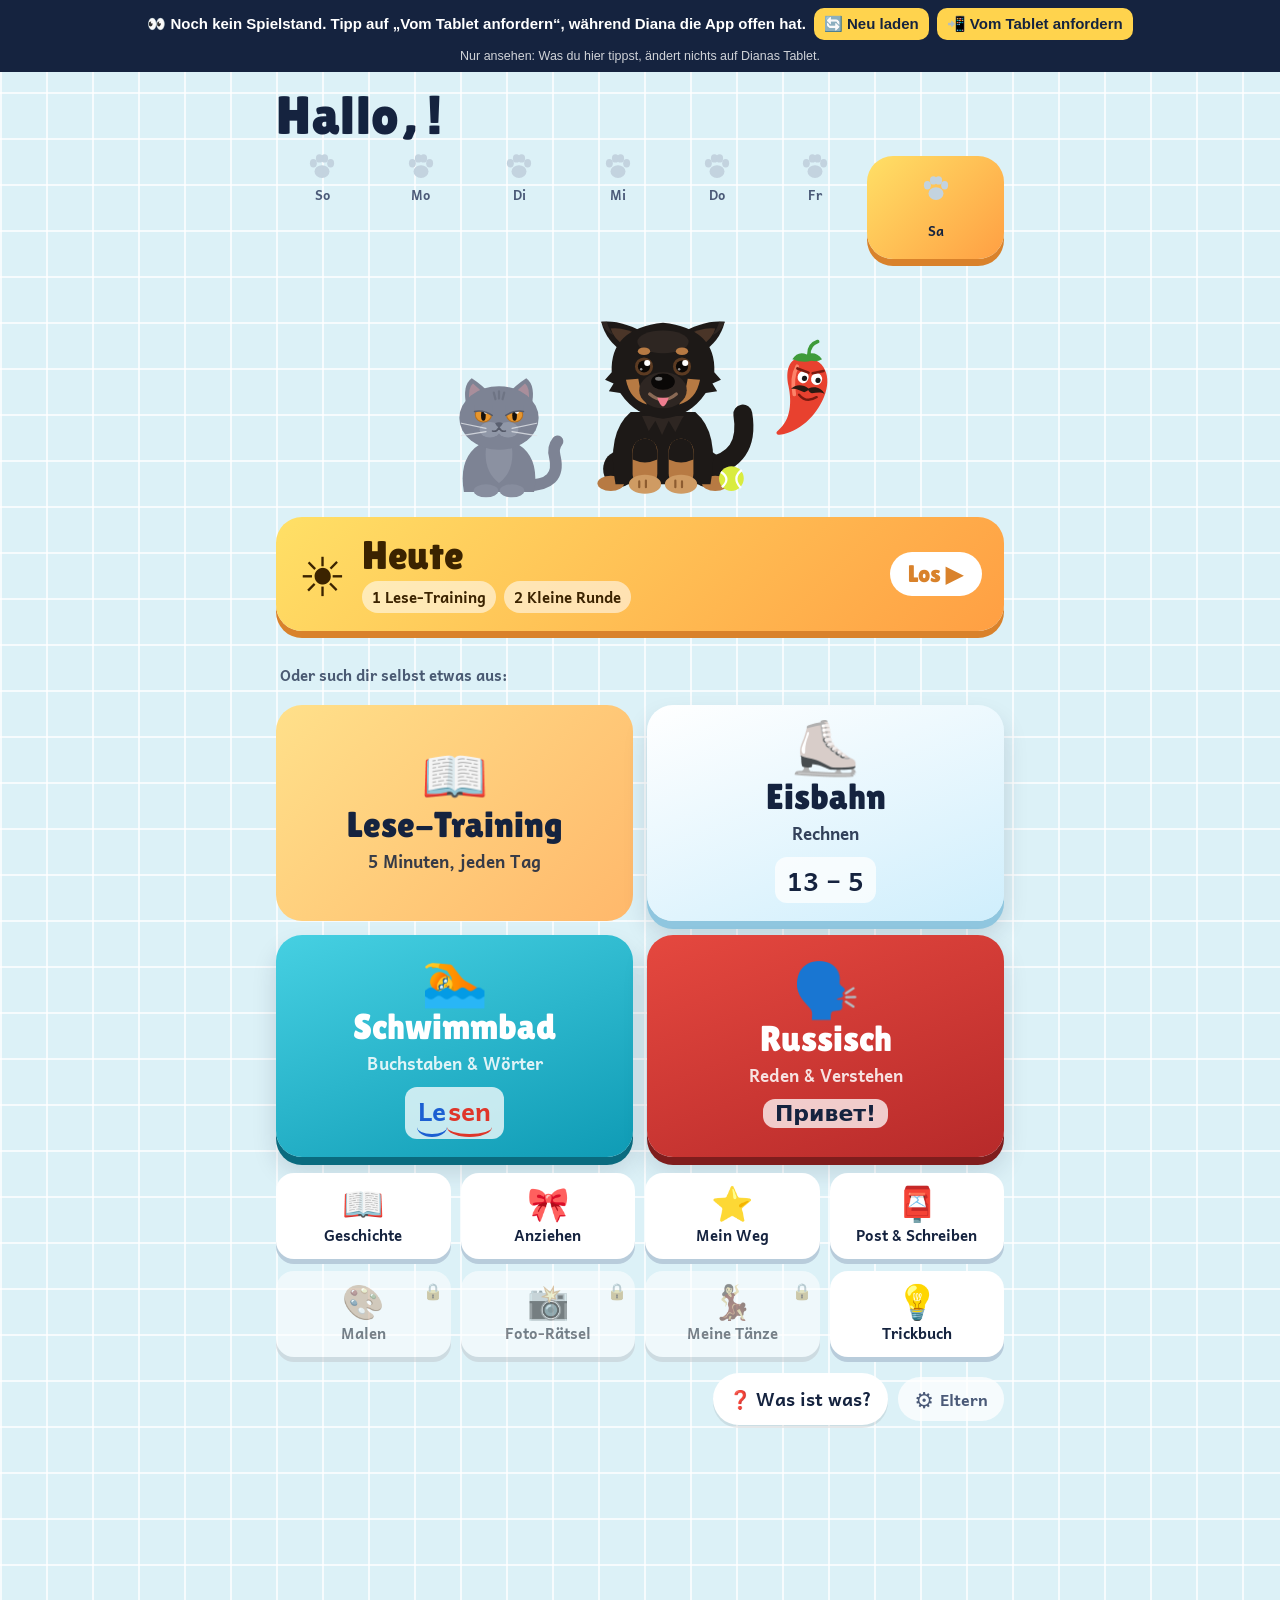
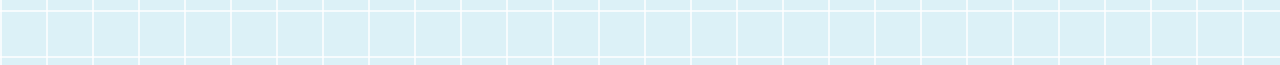
<file: index.html>
<!DOCTYPE html>
<html lang="de">
<head>
<meta charset="utf-8">
<meta name="viewport" content="width=device-width, initial-scale=1, viewport-fit=cover">
<meta name="theme-color" content="#dcf1f7">
<link rel="icon" href="data:,">
<title>Max &amp; Schmanny – Zuschauen</title>
<link rel="preconnect" href="https://fonts.googleapis.com">
<link rel="preconnect" href="https://fonts.gstatic.com" crossorigin>
<link href="https://fonts.googleapis.com/css2?family=Andika:wght@400;700&amp;family=Lilita+One&amp;display=swap" rel="stylesheet">
<link rel="stylesheet" href="style.css">
</head>
<body class="bg-home">
<div id="app"><main class="screen splash"><h1 class="logo">Max &amp; Schmanny</h1><p class="tag">Lädt …</p></main></div>
<script>window.__VIEWER = true;</script>
<script src="data.js"></script>
<script src="voices.js" async></script>
<script src="app.js"></script>
</body>
</html>
</file>
<file: style.css>
:root {
  /* Layout-Idee: eine Sache pro Bildschirm. Buttons wie Schwimmbad-Fliesen, zwei Welten: Eisfläche und Becken. */
  --ink: #15233f;
  --ink-soft: #4b5a78;
  --paper: #fbfdff;
  --ice: #e3f3fb;
  --pool: #13a3bb;
  --pool-deep: #0a7489;
  --chili: #e8412f;
  --sun: #ffc53a;
  --ok: #24a257;
  --oops: #ef8a26;
  --syl-a: #1c5fd2;
  --syl-b: #df362a;
  --tile-edge: #b8ccdb;
  --display: 'Lilita One', 'Arial Rounded MT Bold', 'Trebuchet MS', system-ui, sans-serif;
  --read: 'Andika', 'Comic Sans MS', 'Segoe UI', system-ui, sans-serif;
  color-scheme: light;
}
* { box-sizing: border-box; }
[hidden] { display: none !important; }
html, body { height: 100%; margin: 0; }
body {
  background: var(--ice); color: var(--ink); font-family: var(--read); font-size: 18px;
  -webkit-tap-highlight-color: transparent; overscroll-behavior: none; -webkit-user-select: none; user-select: none;
}
body.bg-home, body.bg-parents {
  background-color: #dcf1f7;
  background-image: linear-gradient(rgba(255,255,255,.75) 2px, transparent 2px), linear-gradient(90deg, rgba(255,255,255,.75) 2px, transparent 2px);
  background-size: 46px 46px;
}
body.bg-parents { background-color: #eef4f8; }
body.bg-ice {
  background: repeating-linear-gradient(117deg, transparent 0 46px, rgba(255,255,255,.7) 46px 48px, transparent 48px 120px),
    repeating-linear-gradient(62deg, transparent 0 80px, rgba(255,255,255,.55) 80px 81px, transparent 81px 170px),
    linear-gradient(180deg, #f4fbff 0%, #d4edf9 100%);
  background-attachment: fixed;
}
body.bg-pool {
  background-color: #8fd8e5;
  background-image: linear-gradient(rgba(255,255,255,.35) 2px, transparent 2px), linear-gradient(90deg, rgba(255,255,255,.35) 2px, transparent 2px),
    linear-gradient(180deg, #b6e9f1 0%, #6ccbdd 100%);
  background-size: 40px 40px, 40px 40px, 100% 100%;
  background-attachment: fixed;
}
body.bg-ru {
  background-color: #f9e4e2;
  background-image: repeating-linear-gradient(45deg, rgba(255,255,255,.75) 0 2px, transparent 2px 30px), repeating-linear-gradient(-45deg, rgba(255,255,255,.75) 0 2px, transparent 2px 30px);
  background-attachment: fixed;
}
body.bg-dance { background: radial-gradient(circle at 50% 30%, #fff3c4 0%, #ffd66b 45%, #ffb347 100%); background-attachment: fixed; }
#app { min-height: 100%; }
.screen { min-height: 100%; width: 100%; max-width: 760px; margin: 0 auto; padding: 16px max(16px, env(safe-area-inset-left)) 28px; display: flex; flex-direction: column; gap: 16px; }
h1, h2 { margin: 0; text-wrap: balance; }
.h-display, .logo, .hello { font-family: var(--display); font-weight: 400; letter-spacing: .01em; }
.note { margin: 0; color: var(--ink-soft); font-size: 17px; line-height: 1.45; }
.note.small { font-size: 15px; }
.note.strong { color: var(--ink); font-weight: 700; }
.err { margin: 0; color: #b3261e; font-weight: 700; }
.lbl { font-weight: 700; margin: 0; }
.vh { position: absolute; width: 1px; height: 1px; overflow: hidden; clip: rect(0 0 0 0); }
button { font: inherit; color: inherit; }
:focus-visible { outline: 4px solid var(--sun); outline-offset: 3px; }

/* Fliesen-Buttons */
.tile {
  font-family: var(--display); font-size: clamp(22px, 5.2vw, 30px); background: #fff; color: var(--ink);
  border: 0; border-radius: 18px; padding: 14px 18px; min-height: 68px; cursor: pointer;
  box-shadow: 0 6px 0 var(--tile-edge), 0 10px 18px rgba(21,35,63,.12);
  transition: transform .08s, box-shadow .08s; touch-action: manipulation;
}
.tile:active:not(:disabled) { transform: translateY(4px); box-shadow: 0 2px 0 var(--tile-edge), 0 4px 8px rgba(21,35,63,.12); }
.tile:disabled { cursor: default; }
.tile.go { background: var(--sun); box-shadow: 0 6px 0 #c9921b, 0 10px 18px rgba(21,35,63,.15); }
.tile.go:active { box-shadow: 0 2px 0 #c9921b; }
.tile.huge { font-size: clamp(40px, 11vw, 64px); padding: 18px 40px; align-self: center; min-width: 60%; }
.tile.warnbtn { background: #ffe1dc; box-shadow: 0 6px 0 #e8a99f; }
.icon-btn { width: 54px; height: 54px; flex: none; border-radius: 50%; border: 0; background: #fff; font-size: 24px; cursor: pointer; box-shadow: 0 4px 0 var(--tile-edge); display: grid; place-items: center; }
.icon-btn:active { transform: translateY(3px); box-shadow: 0 1px 0 var(--tile-edge); }
.icon-btn.mini-speak { width: 46px; height: 46px; font-size: 20px; }

/* Figuren */
.svgwrap { display: inline-block; line-height: 0; }
.svgwrap svg { width: 100%; height: auto; overflow: visible; }
.scene { display: flex; align-items: flex-end; justify-content: center; gap: 4px; min-height: 150px; }
.scene .c-max { width: min(40vw, 190px); cursor: pointer; }
.scene .c-cat { width: min(28vw, 130px); cursor: pointer; }
.scene .c-pablo { width: min(18vw, 84px); cursor: pointer; align-self: center; transform: rotate(8deg); }
.scene.big .c-max { width: min(48vw, 240px); }
.scene.big .c-cat { width: min(32vw, 160px); }
.scene.big .c-pablo { width: min(22vw, 110px); }
.tail { transform-origin: 150px 192px; animation: wag 1.1s ease-in-out infinite; }
.cat .tail { transform-origin: 138px 200px; animation: wag 3s ease-in-out infinite; }
@keyframes wag { 0%, 100% { transform: rotate(0deg); } 50% { transform: rotate(10deg); } }
.hop { animation: hop .55s ease-out; }
@keyframes hop { 0% { transform: translateY(0); } 40% { transform: translateY(-22px) rotate(-3deg); } 70% { transform: translateY(0); } 85% { transform: translateY(-6px); } 100% { transform: none; } }
.hop-in { animation: hop .8s ease-out .2s both; }
.wiggle { animation: wiggle .6s ease-in-out; }
@keyframes wiggle { 0%, 100% { transform: rotate(8deg); } 25% { transform: rotate(-12deg); } 75% { transform: rotate(18deg); } }

/* Splash */
.splash { justify-content: center; text-align: center; gap: 22px; min-height: 100vh; min-height: 100dvh; }
.logo { font-size: clamp(46px, 13vw, 84px); line-height: .95; color: var(--ink); text-shadow: 0 4px 0 #fff, 0 8px 0 rgba(21,35,63,.12); }
.tag { margin: 8px 0 0; font-size: 19px; color: var(--ink-soft); }

/* Setup */
.setup input[type=text], .parents input[type=text] { font: inherit; font-size: 24px; padding: 12px 14px; border-radius: 14px; border: 3px solid var(--tile-edge); background: #fff; width: 100%; -webkit-user-select: text; user-select: text; }
.setup-cat { width: 120px; align-self: center; }
.cat-pick { display: flex; flex-wrap: wrap; gap: 8px; }
.cat-opt { display: flex; align-items: center; gap: 8px; padding: 8px 12px 8px 8px; border-radius: 999px; border: 3px solid transparent; background: #fff; cursor: pointer; font-size: 16px; font-weight: 700; }
.cat-opt.on { border-color: var(--pool); }
.swatch { width: 28px; height: 28px; border-radius: 50%; display: inline-block; }

/* Home */
.home-head { display: flex; flex-direction: column; gap: 10px; }
.hello { font-size: clamp(34px, 9vw, 54px); line-height: 1; }
.days { display: flex; gap: 6px; }
.day { flex: 1; display: flex; flex-direction: column; align-items: center; gap: 2px; font-size: 13px; font-weight: 700; color: var(--ink-soft); }
.day .paw-i { width: 30px; color: #c3d3df; }
.day .paw-i .paw { fill: currentColor; }
.day.on .paw-i { color: var(--chili); }
.day.today span:last-child { color: var(--ink); }
.worlds { display: grid; grid-template-columns: 1fr 1fr; gap: 14px; }
.world {
  border: 0; border-radius: 26px; padding: 16px 12px 18px; min-height: 190px; cursor: pointer; display: flex; flex-direction: column; align-items: center; justify-content: center; gap: 4px;
  font-family: var(--display); color: var(--ink); touch-action: manipulation; transition: transform .08s;
}
.world:active { transform: translateY(5px); }
.world.ice { background: linear-gradient(160deg, #ffffff 0%, #cfeefc 100%); box-shadow: 0 8px 0 #8fc6df, 0 14px 24px rgba(21,35,63,.15); }
.world.pool { background: linear-gradient(160deg, #46d0e2 0%, #0f9bb5 100%); color: #fff; box-shadow: 0 8px 0 #0a6b7f, 0 14px 24px rgba(21,35,63,.15); }
.world.mix { background: var(--sun); box-shadow: 0 8px 0 #c9921b, 0 14px 24px rgba(21,35,63,.15); }
.world.ru { background: linear-gradient(160deg, #e5483f 0%, #b72a2a 100%); color: #fff; box-shadow: 0 8px 0 #7f1d1d, 0 14px 24px rgba(21,35,63,.15); }
.world.ru .w-demo { font-family: system-ui, sans-serif; font-size: 22px; }
.w-ico { font-size: 54px; line-height: 1; }
.w-name { font-size: clamp(26px, 6.5vw, 36px); line-height: 1; }
.w-sub { font-family: var(--read); font-weight: 700; font-size: 17px; opacity: .85; }
.w-demo { margin-top: 6px; font-size: 26px; background: rgba(255,255,255,.75); color: var(--ink); border-radius: 12px; padding: 2px 12px; font-family: var(--read); font-weight: 700; }
.minor { display: grid; grid-template-columns: repeat(3, 1fr); gap: 12px 10px; }
.mini { position: relative; border: 0; background: #fff; border-radius: 18px; padding: 12px 6px; display: flex; flex-direction: column; align-items: center; gap: 4px; font-weight: 700; font-size: 15px; cursor: pointer; box-shadow: 0 5px 0 var(--tile-edge); }
.mini:active { transform: translateY(3px); box-shadow: 0 2px 0 var(--tile-edge); }
.m-ico { font-size: 34px; line-height: 1; }
.badge { position: absolute; top: -8px; right: -4px; background: var(--chili); color: #fff; font-family: var(--display); font-size: 15px; padding: 3px 9px; border-radius: 999px; box-shadow: 0 2px 0 #a92b1d; animation: pulse 1.6s ease-in-out infinite; }
@keyframes pulse { 50% { transform: scale(1.12); } }
.home-foot { display: flex; justify-content: flex-end; align-items: center; gap: 12px; margin-top: auto; }
.gear { height: 44px; padding: 0 16px; border-radius: 22px; border: 0; background: rgba(255,255,255,.75); color: var(--ink-soft); font-size: 22px; cursor: pointer; position: relative; touch-action: none; display: inline-flex; align-items: center; gap: 6px; -webkit-user-select: none; user-select: none; -webkit-touch-callout: none; }
.gear-l { font-size: 16px; font-weight: 700; }
.gear.holding { background: var(--sun); transition: background 1.6s; }
.sleep-card { background: #fff; border-radius: 24px; padding: 20px; display: flex; flex-direction: column; gap: 10px; text-align: center; box-shadow: 0 6px 0 var(--tile-edge); }
.sleep-card .h-display { font-size: 28px; margin: 0; }

/* Silbenbögen */
.txt { font-family: var(--read); font-size: clamp(36px, 9vw, 60px); line-height: 1.55; text-align: center; text-wrap: balance; color: var(--ink); }
.txt.sentence { font-size: clamp(28px, 7vw, 44px); line-height: 1.6; }
.txt.sentence.left { text-align: left; }
.txt.small { font-size: clamp(24px, 6vw, 32px); }
.txt.word.small { font-size: 34px; }
.txt.btn-word { font-size: clamp(24px, 6vw, 34px); line-height: 1.35; }
.txt.inline { display: inline; font-size: inherit; }
.txt.cliff { font-size: clamp(22px, 5.6vw, 30px); color: var(--ink-soft); }
.w { display: inline-block; white-space: nowrap; border-radius: 10px; }
.w.tap { cursor: pointer; }
.w.tap:active { background: #fff6cc; }
.w.helped { background: rgba(255,197,58,.28); }
.sy { display: inline-block; padding: 0 .03em .1em; margin: 0 .015em; border-bottom: .085em solid currentColor; border-radius: 0 0 50% 50% / 0 0 .38em .38em; }
.s0 { color: var(--syl-a); }
.s1 { color: var(--syl-b); }
.punct { color: var(--ink); }
.w-demo .sy { border-bottom-width: 3px; }

/* Aufgabe */
.task { gap: 12px; }
.topbar { display: flex; align-items: center; gap: 12px; }
.topbar .h-display { font-size: clamp(26px, 7vw, 36px); }
.track { flex: 1; height: 24px; background: rgba(255,255,255,.9); border-radius: 12px; position: relative; box-shadow: inset 0 2px 0 rgba(21,35,63,.08); }
.track .fill { position: absolute; left: 0; top: 0; bottom: 0; border-radius: 12px; transition: width .4s; }
.task.ice .track .fill { background: repeating-linear-gradient(90deg, #a9def5 0 14px, #c7ebfa 14px 28px); }
.task.ru .track .fill { background: repeating-linear-gradient(90deg, #ffffff 0 10px, #c62f2f 10px 20px, #1e63d6 20px 30px); }
.task.pool .track .fill { background: repeating-linear-gradient(90deg, #ffffff 0 10px, var(--chili) 10px 20px); }
.track .runner { position: absolute; top: 50%; width: 44px; transform: translate(-50%, -58%); transition: left .4s; }
.track .flag { position: absolute; right: -6px; top: 50%; transform: translateY(-60%); font-size: 24px; }
.newbadge { align-self: center; background: var(--sun); font-family: var(--display); padding: 4px 14px; border-radius: 999px; font-size: 18px; }
.prompt { margin: 0; text-align: center; font-weight: 700; font-size: clamp(19px, 4.6vw, 24px); color: var(--ink); background: rgba(255,255,255,.82); border-radius: 16px; padding: 10px 14px; }
.stage { display: flex; flex-direction: column; align-items: center; gap: 12px; flex: 1; justify-content: center; min-height: 160px; }
.answers { display: grid; gap: 14px; grid-template-columns: repeat(3, 1fr); }
.answers.two { grid-template-columns: 1fr 1fr; }
.answers.one { grid-template-columns: 1fr; }
.answers.words, .answers.pics { grid-template-columns: 1fr; }
.answers.pics { grid-template-columns: repeat(3, 1fr); }
.answers.two .ans { font-size: clamp(20px, 5vw, 28px); }
.ans { display: flex; align-items: center; justify-content: center; gap: 10px; min-height: 84px; }
.ans.right { background: #d6f5e0; box-shadow: 0 6px 0 #79c995; }
.ans.wrong { background: #ffe0c7; box-shadow: 0 6px 0 #e7a46b; }
.ans.used { opacity: .35; }
.let { font-family: var(--read); font-weight: 700; font-size: clamp(32px, 8vw, 44px); letter-spacing: .04em; }
.let.solo { font-size: clamp(44px, 11vw, 60px); }
.emo { font-size: clamp(46px, 12vw, 64px); line-height: 1; }
.syl-btn { font-family: var(--read); font-weight: 700; font-size: clamp(34px, 8vw, 46px); }
.pic { font-size: clamp(96px, 28vw, 150px); line-height: 1; filter: drop-shadow(0 6px 0 rgba(21,35,63,.12)); }
.pic.small { font-size: 72px; }
.pic.ear { font-size: 90px; }
.big-letter { font-family: var(--read); font-weight: 700; font-size: clamp(110px, 32vw, 180px); line-height: 1; color: var(--syl-a); margin: 0; }
.big-letter.small { font-size: 72px; }
.big-syl { margin: 0; font-size: 56px; font-weight: 700; }
.expr { font-family: var(--display); font-size: clamp(54px, 15vw, 88px); margin: 0; line-height: 1; display: flex; align-items: center; gap: .15em; }
.expr.small { font-size: 34px; }
.slot { display: inline-grid; place-items: center; min-width: 1.4em; height: 1.15em; padding: 0 .1em; border-radius: 16px; background: #fff; box-shadow: inset 0 0 0 4px var(--tile-edge); color: var(--ink-soft); }
.slot.filled { color: var(--ink); box-shadow: inset 0 0 0 4px var(--sun); }
.slot.right { box-shadow: inset 0 0 0 4px var(--ok); background: #d6f5e0; }
.slot.wrong { box-shadow: inset 0 0 0 4px var(--oops); background: #ffe0c7; }
.grid { display: flex; flex-direction: column; gap: 6px; background: rgba(255,255,255,.75); padding: 10px 12px; border-radius: 18px; }
.grow { display: flex; gap: 4px; align-items: center; }
.gap5 { width: 10px; }
.pw { width: 28px; color: #6b4a33; }
.pw .paw { fill: currentColor; }
.grid.small .pw { width: 21px; }
.grid.tiny .pw { width: 17px; }
.grid .em { font-size: 26px; line-height: 1; }
.grid.small .em { font-size: 19px; }
.grid.tiny .em { font-size: 15px; }
.np { display: grid; grid-template-columns: repeat(3, 1fr); gap: 10px; grid-column: 1 / -1; }
.np-k { min-height: 64px; font-size: 32px; }
.np-k.del { background: #eef3f7; }
.np.small .np-k { min-height: 54px; font-size: 26px; }
.answers:has(.np) { grid-template-columns: 1fr; }
.pablo-say { display: flex; align-items: center; gap: 12px; }
.pablo-big { width: 120px; }
.bubble { position: relative; background: #fff; border-radius: 22px; padding: 16px 20px; font-family: var(--display); font-size: clamp(38px, 10vw, 56px); box-shadow: 0 6px 0 var(--tile-edge); }
.bubble::before { content: ''; position: absolute; left: -14px; top: 50%; border: 12px solid transparent; border-right-color: #fff; transform: translateY(-50%); border-left: 0; }
.story-q { margin: 0; font-size: 22px; font-weight: 700; text-align: center; background: rgba(255,255,255,.85); padding: 12px; border-radius: 16px; line-height: 1.4; }
.hint { margin: 0; font-size: 15px; color: var(--ink-soft); text-align: center; }
.gapbox { display: inline-block; min-width: 3em; border-bottom: 4px dashed var(--ink-soft); color: var(--ink-soft); text-align: center; margin: 0 .1em; }
.gapbox.filled { border-bottom-color: var(--ok); }
.b-slots { display: flex; gap: 8px; }
.b-slot { min-width: 90px; height: 76px; border-radius: 16px; background: rgba(255,255,255,.7); box-shadow: inset 0 0 0 4px rgba(21,35,63,.15); display: grid; place-items: center; font-size: 40px; font-weight: 700; }
.b-slot.filled { background: #fff; box-shadow: inset 0 0 0 4px var(--sun); }
.syl-tile { font-family: var(--read); font-weight: 700; font-size: 38px; }
.shake { animation: shake .4s; }
@keyframes shake { 20%, 60% { transform: translateX(-8px); } 40%, 80% { transform: translateX(8px); } }
.listen { position: relative; width: 140px; }
.listen-max { width: 140px; }
.ear-bubble { position: absolute; right: -24px; top: 6px; font-size: 34px; background: #fff; border-radius: 50%; width: 52px; height: 52px; display: grid; place-items: center; box-shadow: 0 4px 0 var(--tile-edge); }

/* Feedback */
.sheet { position: fixed; left: 0; right: 0; bottom: 0; z-index: 20; transform: translateY(105%); transition: transform .25s ease-out; padding: 0 12px calc(12px + env(safe-area-inset-bottom)); }
.sheet.in { transform: none; }
.sheet-in { max-width: 760px; margin: 0 auto; border-radius: 26px 26px 20px 20px; padding: 16px; display: flex; flex-direction: column; gap: 12px; box-shadow: 0 -8px 30px rgba(21,35,63,.25); max-height: 78vh; }
.fb-scroll { display: flex; flex-direction: column; gap: 10px; overflow-y: auto; min-height: 0; }
.fb-detail .grid .pw { width: 20px; }
.sheet.ok .sheet-in { background: #e3f8ea; }
.sheet.oops .sheet-in { background: #fff1e2; }
.fb-row { display: flex; align-items: center; gap: 12px; }
.fb-char { width: 78px; flex: none; }
.fb-title { margin: 0; font-family: var(--display); font-size: clamp(22px, 5.4vw, 28px); line-height: 1.15; }
.fb-detail { display: flex; flex-direction: column; align-items: center; gap: 6px; background: rgba(255,255,255,.75); border-radius: 18px; padding: 12px; }
.fb-detail .grid { background: transparent; padding: 0; }
.eq-big { font-family: var(--display); font-size: 46px; margin: 0; }
.strat { margin: 0; font-size: 22px; font-weight: 700; text-align: center; }
.next { width: 100%; }

/* Overlays */
.overlay { position: fixed; inset: 0; background: rgba(21,35,63,.45); display: grid; place-items: center; z-index: 40; padding: 16px; }
.dialog { background: #fff; border-radius: 26px; padding: 22px; width: min(420px, 100%); display: flex; flex-direction: column; gap: 14px; text-align: center; }
.dialog .h-display { margin: 0; font-size: 28px; }
.row2 { display: flex; gap: 12px; align-items: center; flex-wrap: wrap; }
.row2 > .tile { flex: 1; }

/* Tanz */
.dance { align-items: center; text-align: center; justify-content: center; min-height: 100vh; min-height: 100dvh; }
.dance .h-display { font-size: clamp(44px, 12vw, 70px); }
.dance-max { width: min(52vw, 230px); animation: boogie 1s ease-in-out infinite; }
@keyframes boogie { 0%, 100% { transform: rotate(-7deg) translateY(0); } 25% { transform: rotate(0) translateY(-14px); } 50% { transform: rotate(7deg) translateY(0); } 75% { transform: rotate(0) translateY(-14px); } }
.ring { width: 90px; height: 90px; border-radius: 50%; background: #fff; display: grid; place-items: center; box-shadow: 0 6px 0 #c9921b; }
.count { font-family: var(--display); font-size: 44px; }
.time-up .ring { background: var(--ok); color: #fff; }

/* Ende */
.end { align-items: stretch; text-align: center; }
.end .h-display { font-size: clamp(48px, 13vw, 76px); }
.end-max { width: min(44vw, 200px); align-self: center; }
.end-line { margin: 0; font-size: 22px; font-weight: 700; }
.end-sec { background: #fff; border-radius: 22px; padding: 14px; display: flex; flex-direction: column; gap: 10px; box-shadow: 0 5px 0 var(--tile-edge); }
.end-sec h2 { font-family: var(--display); font-weight: 400; font-size: 24px; }
.end-sec p { margin: 0; font-size: 20px; font-weight: 700; }
.end-sec.mile { background: #fff6d6; }
.chips { display: flex; flex-wrap: wrap; gap: 8px; justify-content: center; }
.chip { background: #e3f3fb; border-radius: 999px; padding: 6px 14px; font-weight: 700; font-size: 20px; }
.chip.warn { background: #ffe8d1; font-size: 16px; }
.gifts { display: flex; gap: 12px; justify-content: center; flex-wrap: wrap; }
.gift { border: 0; background: var(--sun); border-radius: 22px; padding: 14px 20px; display: flex; flex-direction: column; align-items: center; gap: 4px; font-weight: 700; cursor: pointer; box-shadow: 0 6px 0 #c9921b; animation: pulse 1.4s ease-in-out infinite; }
.gift.open { animation: hop .6s; background: #fff; box-shadow: 0 6px 0 var(--tile-edge); }
.gift-e { font-size: 64px; line-height: 1; }
.tile.chapter { background: var(--pool); color: #fff; box-shadow: 0 6px 0 var(--pool-deep); }

/* Album */
.album-max { align-self: center; width: min(56vw, 250px); background: rgba(255,255,255,.7); border-radius: 50%; padding: 10px 16px 6px; }
.stickers { display: grid; grid-template-columns: repeat(auto-fill, minmax(96px, 1fr)); gap: 10px; }
.stk { border: 3px solid transparent; background: #fff; border-radius: 18px; padding: 10px 4px; display: flex; flex-direction: column; align-items: center; gap: 4px; cursor: pointer; box-shadow: 0 4px 0 var(--tile-edge); }
.stk.on { border-color: var(--ok); background: #e3f8ea; }
.stk.locked { opacity: .5; cursor: default; }
.stk-e { font-size: 44px; line-height: 1.1; }
.stk-n { font-size: 14px; font-weight: 700; text-align: center; }

/* Mein Weg */
.map-sec { background: rgba(255,255,255,.88); border-radius: 24px; padding: 16px; display: flex; flex-direction: column; gap: 12px; }
.map-sec h2 { font-family: var(--display); font-weight: 400; font-size: 24px; }
.path { list-style: none; margin: 0; padding: 0; display: grid; grid-template-columns: repeat(5, 1fr); gap: 10px; }
.path.pool { grid-template-columns: repeat(3, 1fr); }
.node { background: #e3f3fb; border-radius: 18px; padding: 10px 4px; display: flex; flex-direction: column; align-items: center; gap: 4px; }
.path.pool .node { background: #c7eef5; }
.node.locked { opacity: .55; }
.n-num { font-family: var(--display); font-size: 22px; }
.n-lock { font-size: 13px; font-weight: 700; }
.stars { display: flex; gap: 1px; font-size: 20px; }
.st { color: #c5d2dc; }
.st.on { color: #f3b10e; }
.letter-wall { display: flex; flex-wrap: wrap; gap: 6px; }
.lw { min-width: 44px; height: 44px; padding: 0 6px; border-radius: 10px; background: #edf2f5; color: #a5b1bb; display: grid; place-items: center; font-weight: 700; font-size: 22px; }
.lw.seen { background: #fff3c9; color: var(--ink); }
.lw.known { background: var(--pool); color: #fff; }

/* Geschichte */
.chapters { list-style: none; margin: 0; padding: 0; display: flex; flex-direction: column; gap: 12px; }
.chap { width: 100%; display: flex; align-items: center; gap: 14px; text-align: left; position: relative; }
.chap.locked { opacity: .5; }
.chap.read { background: #f1fbf4; }
.chap-n { width: 44px; height: 44px; border-radius: 50%; background: var(--pool); color: #fff; display: grid; place-items: center; flex: none; }
.chap .badge { position: static; margin-left: auto; }
.done-mark { margin-left: auto; color: var(--ok); }
.story-cast { display: flex; justify-content: center; align-items: flex-end; gap: 6px; }
.story-cast .c-max { width: 120px; } .story-cast .c-cat { width: 90px; } .story-cast .c-pablo { width: 58px; }
.story-text { background: rgba(255,255,255,.9); border-radius: 24px; padding: 14px; display: flex; flex-direction: column; gap: 6px; }
.sline { display: flex; align-items: center; gap: 10px; }
.story-quiz { display: flex; flex-direction: column; gap: 12px; }
.story-quiz .ans { justify-content: flex-start; }
.quiz-ok, .quiz-no { margin: 0; font-family: var(--display); font-size: 26px; text-align: center; }
.quiz-ok { color: var(--ok); }
.quiz-no { color: #b4580f; }

/* Eltern */
.parents { gap: 14px; -webkit-user-select: text; user-select: text; }
.tabs { display: flex; gap: 6px; flex-wrap: wrap; }
.tab { border: 0; background: #fff; border-radius: 999px; padding: 10px 16px; font-weight: 700; cursor: pointer; font-size: 16px; }
.tab.on { background: var(--ink); color: #fff; }
.p-body { display: flex; flex-direction: column; gap: 14px; }
.p-card { background: #fff; border-radius: 20px; padding: 16px; display: flex; flex-direction: column; gap: 10px; box-shadow: 0 3px 0 #d4dee6; }
.p-card h2 { font-size: 21px; }
.p-card.danger { box-shadow: 0 3px 0 #efc2bb; }
.p-list { display: flex; flex-direction: column; }
.p-acts { display: flex; gap: 6px; flex-wrap: wrap; justify-content: flex-end; }
.p-row { display: grid; grid-template-columns: 96px auto 1fr auto; align-items: center; gap: 10px; padding: 8px 0; border-top: 1px solid #e7eef3; font-size: 16px; }
.p-name { font-weight: 700; }
.p-num { color: var(--ink-soft); font-variant-numeric: tabular-nums; }
.p-btn { border: 0; background: #eef4f8; border-radius: 12px; padding: 8px 12px; font-weight: 700; cursor: pointer; font-size: 16px; min-height: 40px; display: inline-grid; place-items: center; }
.p-btn.rec { background: #ffe8e4; }
.p-letters { display: flex; flex-wrap: wrap; gap: 6px; }
.p-let { min-width: 46px; height: 46px; border: 0; border-radius: 10px; font-weight: 700; font-size: 20px; cursor: pointer; }
.p-let.b0 { background: #edf2f5; color: #8a98a5; }
.p-let.b1 { background: #ffd9d4; }
.p-let.b2 { background: #fff0bf; }
.p-let.b3 { background: #c9efd6; }
.bars { display: grid; grid-template-columns: repeat(7, 1fr); gap: 8px; height: 130px; align-items: end; }
.bar { display: flex; flex-direction: column; align-items: center; justify-content: flex-end; height: 100%; gap: 4px; }
.bar-f { width: 70%; background: var(--pool); border-radius: 8px 8px 3px 3px; min-height: 3px; }
.bar-v { font-size: 13px; font-weight: 700; font-variant-numeric: tabular-nums; }
.bar-l { font-size: 13px; color: var(--ink-soft); }
.p-seg { display: flex; align-items: center; justify-content: space-between; gap: 10px; flex-wrap: wrap; }
.seg { display: flex; background: #eef4f8; border-radius: 999px; padding: 4px; }
.seg-b { border: 0; background: transparent; border-radius: 999px; padding: 8px 18px; font-weight: 700; cursor: pointer; font-size: 17px; }
.seg-b.on { background: var(--ink); color: #fff; }
.p-toggle { display: flex; align-items: center; gap: 10px; font-size: 17px; }
.p-toggle input { width: 24px; height: 24px; accent-color: var(--pool-deep); }
.p-ta { width: 100%; font: 14px/1.4 ui-monospace, Menlo, monospace; border-radius: 12px; border: 2px solid #d4dee6; padding: 10px; resize: vertical; -webkit-user-select: text; user-select: text; }
.rec-group summary { display: flex; justify-content: space-between; cursor: pointer; font-weight: 700; font-size: 18px; list-style: none; }
.rec-group summary::-webkit-details-marker { display: none; }
.rec-group summary::before { content: '▸'; margin-right: 8px; }
.rec-group[open] summary::before { content: '▾'; }
.rec-n { color: var(--ink-soft); font-variant-numeric: tabular-nums; }
.rec-row { display: flex; align-items: center; gap: 8px; padding: 6px 0; border-top: 1px solid #eef3f6; }
.rec-t { flex: 1; font-size: 16px; }
.rec-t small { color: var(--ink-soft); }
.rec-dot { width: 12px; height: 12px; border-radius: 50%; background: #d4dee6; flex: none; }
.rec-dot.on { background: var(--ok); }
.tips ul { margin: 0; padding-left: 20px; display: flex; flex-direction: column; gap: 6px; line-height: 1.45; }

@media (max-width: 400px) {
  .worlds { gap: 10px; }
  .world { min-height: 170px; }
  .answers { gap: 10px; }
  .path { grid-template-columns: repeat(5, 1fr); gap: 6px; }
  .p-row { grid-template-columns: 1fr auto; }
  .p-row .p-num { grid-column: 1 / -1; }
}
@media (min-width: 700px) {
  .answers.words { grid-template-columns: repeat(3, 1fr); }
}
@media (prefers-reduced-motion: reduce) {
  *, *::before, *::after { animation: none !important; transition: none !important; }
}

/* Test & Urkunde */
.test-banner { border: 0; border-radius: 22px; padding: 14px 18px; display: flex; align-items: center; gap: 14px; text-align: left; cursor: pointer; background: linear-gradient(120deg, #ffe08a, #ffc53a); box-shadow: 0 6px 0 #c9921b; animation: pulse 2s ease-in-out infinite; }
.test-banner .t-ico { font-size: 44px; line-height: 1; }
.test-banner strong { display: block; font-family: var(--display); font-weight: 400; font-size: 28px; }
.test-banner small { font-weight: 700; font-size: 16px; }
.newbadge.test { background: var(--ink); color: #fff; }
.cert-screen { gap: 14px; }
.cert { background: #fffdf5; border-radius: 18px; padding: 22px 18px; text-align: center; display: flex; flex-direction: column; gap: 6px; align-items: center;
  box-shadow: 0 0 0 6px #fff, 0 0 0 10px #f3b10e, 0 14px 30px rgba(21,35,63,.2); margin: 10px; }
.cert-top { margin: 0; font-family: var(--display); font-size: clamp(34px, 9vw, 52px); color: #b7790a; }
.cert-for { margin: 0; color: var(--ink-soft); font-size: 18px; }
.cert-name { font-family: var(--display); font-weight: 400; font-size: clamp(40px, 11vw, 64px); line-height: 1; }
.cert-score { margin: 8px 0 0; font-family: var(--display); font-size: clamp(30px, 8vw, 44px); }
.cert-stars .stars { font-size: 44px; }
.cert-msg { margin: 0; font-size: 20px; font-weight: 700; max-width: 30ch; }
.cert-sign { display: flex; gap: 24px; justify-content: center; margin-top: 8px; }
.cert-sign > div { display: flex; flex-direction: column; align-items: center; gap: 2px; font-size: 14px; font-weight: 700; color: var(--ink-soft); }
.sig-c { width: 74px; }
.cert-date { margin: 4px 0 0; color: var(--ink-soft); font-size: 15px; }

/* Russisch */
.ru-pic { display: inline-grid; place-items: center; line-height: 1; }
.ru-pic.emo.big { font-size: clamp(100px, 30vw, 150px); filter: drop-shadow(0 6px 0 rgba(21,35,63,.12)); }
.ru-pic.emo.opt { font-size: clamp(44px, 12vw, 60px); }
.ru-pic.emo.small { font-size: 60px; }
.ru-pic.emo.mini { font-size: 24px; }
.ru-pic.digit { font-family: var(--display); color: var(--ink); background: #fff; border-radius: 22px; box-shadow: inset 0 0 0 4px var(--tile-edge); }
.ru-pic.digit.big { font-size: 120px; width: 170px; height: 170px; }
.ru-pic.digit.opt { font-size: 50px; width: 72px; height: 72px; border-radius: 16px; }
.ru-pic.digit.small { font-size: 48px; width: 70px; height: 70px; }
.ru-pic.digit.mini { font-size: 18px; width: 28px; height: 28px; border-radius: 8px; box-shadow: none; }
.ru-pic.blob { border-radius: 50%; box-shadow: inset 0 0 0 3px rgba(21,35,63,.18), 0 5px 0 rgba(21,35,63,.12); }
.ru-pic.blob.big { width: 150px; height: 150px; }
.ru-pic.blob.opt { width: 64px; height: 64px; }
.ru-pic.blob.small { width: 60px; height: 60px; }
.ru-pic.blob.mini { width: 24px; height: 24px; }
.ru-opt { display: flex; flex-direction: column; align-items: center; gap: 4px; }
.ru-de { font-family: var(--read); font-weight: 700; font-size: 16px; color: var(--ink-soft); margin: 0; text-align: center; }
.ru-de.big { font-size: 28px; color: var(--ink); }
.ru-card { display: flex; flex-direction: column; align-items: center; gap: 10px; background: rgba(255,255,255,.8); padding: 16px 18px; border-radius: 24px; }
.ru-card .ru-de { font-size: 18px; max-width: 26ch; }
.ru-word { margin: 0; font-family: system-ui, 'Segoe UI', Roboto, sans-serif; font-size: 30px; font-weight: 700; color: #b72a2a; text-align: center; }
.ru-word.q { color: var(--ink); font-size: 24px; }
.help-btn { font-size: 18px; min-height: 52px; padding: 8px 16px; }
.answers.pics .ans { min-height: 110px; padding: 10px 6px; }
.map-sec.ru h2 { color: #b72a2a; }
.ru-wall { display: flex; flex-wrap: wrap; gap: 6px; }
.rw { width: 40px; height: 40px; border-radius: 10px; background: #edf2f5; color: #a5b1bb; display: grid; place-items: center; font-weight: 700; }
.rw.seen { background: #fff3c9; }
.rw.known { background: #f6d2cf; box-shadow: inset 0 0 0 2px #e5483f; }

/* Zwanzigerfeld */
.field { display: flex; flex-direction: column; gap: 6px; background: #fff; padding: 10px 12px; border-radius: 16px; box-shadow: inset 0 0 0 3px var(--tile-edge); transition: filter .2s; }
.f-row { display: flex; gap: 4px; align-items: center; }
.f-gap { width: 8px; }
.dot { width: clamp(18px, 5.6vw, 28px); aspect-ratio: 1; border-radius: 50%; }
.dot.a { background: var(--syl-a); }
.dot.b { background: var(--syl-b); }
.dot.empty { background: #eef3f7; }
.dot.gone { background: #c7d2db; position: relative; }
.dot.gone::after { content: '×'; position: absolute; inset: 0; display: grid; place-items: center; color: var(--chili); font-weight: 900; font-size: 1.1em; line-height: 1; }
.field.small .dot { width: 16px; }
.field.covered { filter: blur(14px) saturate(0); }
/* Tipp */
.tip-row { display: flex; justify-content: flex-end; width: 100%; }
.tip-btn { border: 0; background: #fff6cf; color: var(--ink); font-weight: 700; font-size: 17px; padding: 8px 14px; border-radius: 999px; cursor: pointer; box-shadow: 0 3px 0 #e8c95a; }
.tipbox { display: flex; align-items: center; gap: 10px; background: #fff6cf; border-radius: 18px; padding: 10px 14px; width: 100%; }
.tipbox p { margin: 0; font-size: 18px; line-height: 1.4; }
.tip-max { width: 54px; flex: none; }
.trick-name { margin: 0; font-weight: 700; color: #9a6b00; }
.trick-open { width: 100%; }
.tricks { display: flex; flex-direction: column; gap: 10px; }
.trick { background: #fff; border-radius: 18px; padding: 14px; display: grid; grid-template-columns: 1fr auto; gap: 4px 10px; align-items: center; box-shadow: 0 3px 0 #d4dee6; }
.trick.locked { opacity: .6; }
.trick-n { margin: 0; font-family: var(--display); font-size: 22px; }
.trick-d { margin: 0; grid-column: 1; font-size: 17px; line-height: 1.45; color: var(--ink-soft); }
.trick .p-btn { grid-row: 1 / 3; grid-column: 2; }
/* Blitz */
.blitz-ico { font-size: 44px; line-height: 1; }
.blitz-bar { width: min(320px, 80%); height: 10px; background: rgba(255,255,255,.7); border-radius: 6px; overflow: hidden; }
.blitz-bar span { display: block; height: 100%; background: var(--sun); animation: shrink linear forwards; }
@keyframes shrink { from { width: 100%; } to { width: 0; } }
.hidden-ex { color: transparent !important; text-shadow: none; }
.txt.hidden-ex .sy, .txt.hidden-ex .punct { color: transparent; border-bottom-color: rgba(21,35,63,.15); }
.expr.hidden-ex { color: var(--ink-soft) !important; }
/* Schreiben */
.wpad { width: 100%; background: #fff; border-radius: 18px; box-shadow: inset 0 0 0 3px var(--tile-edge); overflow: hidden; touch-action: none; }
.wcanvas { display: block; touch-action: none; cursor: crosshair; }
.write-model.compare { outline: 4px dashed var(--ok); outline-offset: 6px; border-radius: 12px; }
.explain-help { background: #fff6cf; border-radius: 18px; padding: 12px; display: flex; flex-direction: column; gap: 4px; }
/* Toast */
.toast { position: fixed; left: 50%; bottom: 20px; transform: translate(-50%, 160%); background: var(--ink); color: #fff; padding: 12px 18px; border-radius: 999px; font-weight: 700; display: flex; gap: 10px; align-items: center; z-index: 60; transition: transform .3s; max-width: calc(100% - 32px); }
.toast.in { transform: translate(-50%, 0); }
.toast-e { font-size: 26px; }
/* Post */
.posts { display: flex; flex-direction: column; gap: 10px; }
.post-item { display: flex; align-items: center; gap: 12px; position: relative; }
.post-item .badge { position: static; margin-left: auto; }
.post-ico { font-size: 36px; }
.letter { background: #fffdf5; border-radius: 6px 26px 26px 26px; padding: 22px 20px; box-shadow: 0 10px 24px rgba(21,35,63,.15), inset 0 0 0 2px #f1e3b5; background-image: repeating-linear-gradient(transparent 0 38px, #e8eef4 38px 40px); }
.letter-t { margin: 0; font-size: clamp(22px, 5.6vw, 28px); line-height: 40px; }
.letter-sig { margin: 10px 0 0; font-family: var(--display); font-size: 26px; text-align: right; color: var(--syl-b); }
/* Tänze */
.dances { display: grid; grid-template-columns: repeat(auto-fill, minmax(150px, 1fr)); gap: 12px; }
.dance-card { background: #fff; border-radius: 18px; padding: 10px; display: flex; flex-direction: column; gap: 6px; align-items: center; box-shadow: 0 3px 0 #d4dee6; }
.dance-card img { width: 100%; border-radius: 12px; background: #fbfdff; }
.dance-card p { margin: 0; font-family: var(--display); font-size: 20px; }
.dance-name { margin: 0; font-family: var(--display); font-size: clamp(26px, 7vw, 36px); text-align: center; }
.chips.pick .chip { border: 0; cursor: pointer; font-family: var(--read); }
.chips.pick .chip.on { background: var(--ink); color: #fff; }
.own-dance { display: flex; flex-direction: column; align-items: center; gap: 8px; }
.own-dance img { width: min(80vw, 360px); background: #fff; border-radius: 22px; box-shadow: 0 6px 0 #c9921b; }
/* Mission */
.mission { background: #fff; border-radius: 22px; padding: 14px 16px; display: flex; flex-direction: column; gap: 8px; box-shadow: 0 5px 0 #e5a29d; border-left: 8px solid #c62f2f; }
.mission-t { margin: 0; font-family: var(--display); font-size: 22px; color: #b72a2a; }
.mission-ru { align-self: flex-start; border: 0; background: #fbe9e7; border-radius: 999px; padding: 8px 16px; font-size: 24px; font-weight: 700; cursor: pointer; font-family: system-ui, sans-serif; }
.mission-de { margin: 0; font-size: 18px; font-weight: 700; }
.tile.small { font-size: 20px; min-height: 52px; }
.path.m { grid-template-columns: repeat(4, 1fr); }
.n-num.sm { font-size: 16px; text-align: center; line-height: 1.15; }

.exq { border-radius: 14px; padding: 0 .1em; transition: color .2s, background .2s; }
.exq.gone { color: transparent; background: rgba(21,35,63,.12); }
.rv-groups { display: flex; flex-direction: column; gap: 8px; }
.rv-g { justify-content: start; text-align: left; display: block; width: 100%; }
.rv-badn { color: #c62f22; }
.dialog.rv { gap: 10px; }
.rv-num { margin: 0; font-weight: 700; color: #5b6b7f; }
.rv-t { margin: 0; font-size: 26px; line-height: 1.3; font-weight: 700; min-height: 2.6em; display: grid; place-items: center; }
.rv-t.bad { color: #c62f22; text-decoration: line-through; }
.rv-ctl { display: flex; gap: 8px; justify-content: center; flex-wrap: wrap; }
.rec-row.bad { background: #fff0ee; }
.rec-row.bad .rec-t { color: #c62f22; }
.p-btn.rec.on { background: #e5392b; color: #fff; animation: pulse 1s infinite; }
.test-chip { margin: 2px 0 6px; display: inline-block; background: #fff3c4; color: #7a5a00; border-radius: 999px; padding: 4px 12px; font-weight: 700; font-size: 15px; }
.p-card.test-on { box-shadow: inset 0 0 0 3px #f2c230; }
.try-sec h3 { margin: 14px 0 6px; font-size: 17px; }
.try-grid { display: grid; grid-template-columns: repeat(auto-fill, minmax(190px, 1fr)); gap: 8px; }
.try-b { justify-content: start; text-align: left; display: block; width: 100%; min-height: 48px; }
.clock-box svg, .shape-box svg { width: min(240px, 60vw); height: auto; display: block; margin: 0 auto; }
.ruler-box svg, .numline-box svg { width: min(560px, 92vw); height: auto; display: block; margin: 6px auto; }
.coins { display: flex; flex-wrap: wrap; gap: 10px; justify-content: center; margin: 10px 0; }
.coin { width: 74px; height: 74px; border-radius: 50%; display: grid; place-items: center; font-weight: 800; font-size: 18px; border: 4px solid #15233f; }
.coin.copper { background: #e7a36b; } .coin.gold { background: #f5cf4f; } .coin.euro { background: radial-gradient(circle, #f5cf4f 0 55%, #c9ced6 56%); width: 84px; height: 84px; }
.tens { display: flex; gap: 6px; justify-content: center; align-items: flex-end; flex-wrap: wrap; margin: 10px 0; }
.ten-bar { width: 16px; height: 140px; border-radius: 4px; background: repeating-linear-gradient(#1c5fd2 0 12px, #fff 12px 14px); border: 2px solid #15233f; }
.ones { display: grid; grid-template-columns: repeat(2, 18px); gap: 4px; margin-left: 10px; }
.one-dot { width: 18px; height: 18px; border-radius: 50%; background: #df362a; border: 2px solid #15233f; }
.word-plain { font-size: clamp(34px, 8vw, 52px); font-weight: 700; text-align: center; margin: 10px 0; }
.sentence-plain { font-size: clamp(24px, 5vw, 34px); text-align: center; margin: 14px 0; }
.let-slot { min-width: 44px; font-size: 30px; font-weight: 700; display: inline-grid; place-items: center; }
.sline.reading { background: #fff3c4; border-radius: 12px; }
.quit-max { width: 120px; margin: 0 auto; display: block; }
.tile.big { font-size: 26px; padding: 18px 28px; width: 100%; }
.link-btn { background: none; border: 0; color: #7a8796; text-decoration: underline; font-size: 15px; margin-top: 10px; cursor: pointer; }
.track::after { content: '🎁'; position: absolute; right: -6px; top: 50%; transform: translateY(-50%); font-size: 22px; }
.track { position: relative; }
.world.lese { background: linear-gradient(135deg, #ffe08a, #ffb86b); }
.world.lese.done { opacity: .75; }
.lese-body { padding: 8px 16px 40px; max-width: 760px; margin: 0 auto; display: flex; flex-direction: column; gap: 14px; align-items: stretch; }
.lese-steps { display: flex; gap: 6px; flex: 1; justify-content: center; }
.lstep { padding: 4px 12px; border-radius: 999px; background: rgba(255,255,255,.6); font-weight: 700; font-size: 14px; }
.lstep.on { background: #ffd34d; }
.lese-h { text-align: center; margin: 6px 0; }
.teppich { display: grid; grid-template-columns: repeat(6, 1fr); gap: 8px; }
.tep { font-size: clamp(22px, 4.5vw, 34px); padding: 12px 0; border-radius: 14px; border: 2px solid #c8d6e3; background: #fff; cursor: pointer; }
.tep.done { background: #c9f2cf; border-color: #4caf50; }
.tbar { height: 12px; background: #e3ebf2; border-radius: 6px; overflow: hidden; }
.tfill { height: 100%; width: 0; background: #ffb000; }
.lese-text { font-size: clamp(24px, 4.8vw, 34px); line-height: 1.7; background: #fff; border-radius: 16px; padding: 16px; }
.lese-text.active { box-shadow: 0 0 0 4px #ffd34d; }
.lese-result { text-align: center; display: flex; flex-direction: column; gap: 10px; align-items: center; }
.flash.gone { visibility: hidden; }
.lese-peek summary { cursor: pointer; color: #5b6b7f; }
.tour { position: fixed; inset: 0; z-index: 9999; cursor: pointer; }
.tour-hole { position: fixed; border-radius: 18px; box-shadow: 0 0 0 9999px rgba(10, 20, 40, .78); transition: all .3s ease; pointer-events: none; outline: 4px solid #ffd34d; }
.tour.center { background: rgba(10, 20, 40, .82); }
.tour-bubble { position: fixed; left: 50%; transform: translateX(-50%); width: min(560px, 90vw); background: #fff; border-radius: 20px; padding: 18px 20px 14px; box-shadow: 0 10px 30px rgba(0,0,0,.3); font-size: clamp(19px, 3.6vw, 24px); line-height: 1.4; }
.tour.center .tour-bubble { top: 50%; transform: translate(-50%, -50%); }
.tour-bubble p { margin: 0 0 8px; }
.tour-tap { color: #c47a00; font-weight: 700; font-size: .8em; }
.tour-count { position: absolute; right: 14px; bottom: 10px; font-size: 13px; color: #8a96a5; }
.lese-lvl { text-align: center; margin: -2px 0 4px; font-weight: 700; color: #b8860b; letter-spacing: .5px; }
.lese-text.lv3 { font-size: clamp(22px, 4vw, 30px); line-height: 1.65; }
.lese-text.lv4 { font-size: clamp(20px, 3.4vw, 27px); line-height: 1.6; }
.lvl-up { font-weight: 700; color: #1a7f37; }
.dance-stage { position: relative; width: 100%; }
.prop-layer { position: absolute; inset: 0; pointer-events: none; overflow: hidden; border-radius: 18px; }
.prop-item { position: absolute; pointer-events: auto; touch-action: none; cursor: grab; transform-origin: center; }
.prop-item svg { width: 100%; height: auto; display: block; pointer-events: none; }
.prop-item.sel { outline: 3px dashed #ff4fa3; outline-offset: 4px; border-radius: 8px; }
.prop-tools { display: flex; flex-wrap: wrap; gap: 8px; justify-content: center; }
.prop-tools[hidden] { display: none; }
.prop-palette { display: grid; grid-template-columns: repeat(auto-fill, minmax(84px, 1fr)); gap: 8px; }
.prop-btn { background: #fff; border: 0; border-radius: 14px; padding: 6px 4px; box-shadow: 0 3px 0 #d4dee6; display: flex; flex-direction: column; align-items: center; gap: 2px; font: 600 13px/1.1 var(--body, sans-serif); color: #15233f; }
.prop-btn:active { transform: translateY(2px); box-shadow: 0 1px 0 #d4dee6; }
.prop-ico { width: 54px; height: 54px; display: flex; align-items: center; justify-content: center; }
.prop-ico svg { max-width: 54px; max-height: 54px; }
.screen.dance.party { animation: partyBg 1.6s linear infinite; }
@keyframes partyBg { 0% { background: #2b2140; } 25% { background: #5a1f6b; } 50% { background: #1f3f6b; } 75% { background: #6b1f3f; } 100% { background: #2b2140; } }
.album-actions { display: flex; gap: 10px; justify-content: center; flex-wrap: wrap; }
.album-actions .tile { font-size: 18px; padding: 10px 16px; }
.cat-filter { justify-content: center; }
.album-max { position: relative; }
.album-max.runway .svgwrap { animation: runwayWalk 4s ease-in-out; }
.album-max.runway::after { content: ''; position: absolute; inset: 0; pointer-events: none; animation: flashes 4s steps(1) ; border-radius: 20px; }
@keyframes runwayWalk { 0% { transform: translateX(0) scale(1); } 20% { transform: translateX(-28%) scale(.92) rotate(-3deg); } 45% { transform: translateX(28%) scale(1.05) rotate(3deg); } 70% { transform: translateX(0) scale(1.15); } 80% { transform: translateX(0) scale(1.15) rotate(-6deg); } 90% { transform: translateX(0) scale(1.15) rotate(6deg); } 100% { transform: translateX(0) scale(1); } }
@keyframes flashes { 0%,100% { background: transparent; } 15% { background: rgba(255,255,255,.75); } 17% { background: transparent; } 38% { background: rgba(255,255,255,.7); } 40% { background: transparent; } 62% { background: rgba(255,255,255,.8); } 64% { background: transparent; } 75% { background: rgba(255,255,255,.7); } 77% { background: transparent; } }
.screen.dance.party .h-display, .screen.dance.party .dance-name { color: #fff; }
.explain { position: fixed; inset: 0; z-index: 60; background: rgba(15, 25, 50, .55); display: flex; align-items: center; justify-content: center; padding: 16px; }
.explain-card { background: #fff; border-radius: 26px; padding: 18px 20px 20px; max-width: 560px; width: 100%; max-height: 92vh; overflow: auto; text-align: center; box-shadow: 0 8px 0 #c9d6e2; }
.explain-max { display: block; width: 120px; margin: 0 auto -4px; }
.explain-card h2 { margin: 4px 0 8px; }
.explain-t { font-size: clamp(18px, 2.6vw, 22px); line-height: 1.5; text-align: left; margin: 0 0 14px; }
.explain-btns { display: flex; gap: 10px; justify-content: center; flex-wrap: wrap; }
.help-list { display: grid; grid-template-columns: repeat(auto-fill, minmax(200px, 1fr)); gap: 10px; }
.viewer-bar { position: sticky; top: 0; z-index: 70; background: #15233f; color: #fff; padding: 8px 12px; display: flex; flex-wrap: wrap; gap: 8px; align-items: center; justify-content: center; font: 600 15px/1.3 var(--body, sans-serif); }
.viewer-bar button { background: #ffd34d; color: #15233f; border: 0; border-radius: 10px; padding: 6px 10px; font: inherit; }
.viewer-bar small { width: 100%; text-align: center; opacity: .8; font-weight: 400; }
.yt-dock { position: fixed; right: 12px; bottom: 12px; z-index: 40; width: 216px; padding: 8px 8px 6px; background: linear-gradient(160deg, #ff8fc4, #b06cff); border-radius: 26px; box-shadow: 0 6px 0 #8a4fd0, 0 10px 20px rgba(0,0,0,.2); }
.yt-dock::before { content: ''; position: absolute; top: -22px; right: 34px; width: 4px; height: 26px; background: #6b3fb8; border-radius: 2px; transform: rotate(18deg); }
.yt-dock::after { content: ''; position: absolute; top: -28px; right: 26px; width: 12px; height: 12px; background: #ffd34d; border-radius: 50%; }
.yt-dock[hidden] { display: none; }
.yt-dock iframe { display: block; width: 200px; height: 200px; border-radius: 16px; border: 3px solid #fff; box-sizing: border-box; }
.yt-bar { display: flex; align-items: center; gap: 4px; padding: 6px 2px 0; color: #fff; font: 700 12px/1.2 var(--body, sans-serif); text-shadow: 0 1px 0 rgba(0,0,0,.25); }
.yt-t { flex: 1; white-space: nowrap; overflow: hidden; text-overflow: ellipsis; }
.yt-b { background: rgba(255,255,255,.25); border: 0; border-radius: 50%; width: 28px; height: 28px; color: #fff; font-size: 14px; padding: 0; }
.screen.home { padding-bottom: 240px; }

.today { width: 100%; display: flex; align-items: center; gap: 16px; padding: 18px 22px; margin: 4px 0 6px; border: 0; border-radius: 26px; background: linear-gradient(135deg, #ffe066, #ff9f43); box-shadow: 0 7px 0 #d9822b; color: #3b2300; text-align: left; cursor: pointer; animation: todayPulse 2.4s ease-in-out infinite; }
.today:active { transform: translateY(4px); box-shadow: 0 3px 0 #d9822b; }
.today.done { background: linear-gradient(135deg, #b8f5c8, #6fdc95); box-shadow: 0 7px 0 #3fae66; color: #0f4021; animation: none; }
.t-sun { font-size: 54px; line-height: 1; }
.t-main { flex: 1; display: flex; flex-direction: column; gap: 6px; }
.t-name { font-family: var(--display); font-size: clamp(30px, 4vw, 40px); line-height: 1; }
.t-steps { display: flex; gap: 8px; flex-wrap: wrap; }
.t-step { background: rgba(255,255,255,.55); border-radius: 999px; padding: 4px 10px; font-weight: 700; font-size: 15px; }
.t-step.ok { background: #1f9d55; color: #fff; }
.t-go { font-family: var(--display); font-size: 24px; background: #fff; border-radius: 999px; padding: 8px 18px; color: #d9822b; }
.today.done .t-go { color: #1f9d55; }
@keyframes todayPulse { 0%,100% { transform: scale(1); } 50% { transform: scale(1.015); } }
.or-pick { margin: 10px 4px 2px; font-weight: 700; color: var(--ink-2, #4a5a73); font-size: 15px; }
.stk-more { display: flex; align-items: center; gap: 10px; justify-content: center; background: #fff; border-radius: 18px; padding: 12px 16px; margin-top: 10px; font-weight: 700; box-shadow: 0 3px 0 #d4dee6; }
.stk-more-e { font-size: 28px; }

.studio-tabs { margin-bottom: 8px; }
.studio-stage { position: relative; width: 100%; border-radius: 18px; overflow: hidden; box-shadow: inset 0 0 0 3px var(--tile-edge, #d4dee6), 0 3px 0 #d4dee6; touch-action: none; background: #fff; }
.studio-stage canvas { position: absolute; left: 0; top: 0; }
.st-draw { touch-action: none; cursor: crosshair; }
.st-panel { display: flex; flex-wrap: wrap; gap: 10px; align-items: center; justify-content: center; margin-top: 10px; }
.st-tools, .st-sizes, .st-colors, .st-stamps, .st-actions { display: flex; flex-wrap: wrap; gap: 6px; justify-content: center; }
.st-tool, .st-size { border: 0; background: #fff; border-radius: 14px; padding: 8px 12px; font: 700 15px/1 var(--body, sans-serif); box-shadow: 0 3px 0 #d4dee6; display: flex; align-items: center; gap: 6px; color: #15233f; }
.st-tool.on, .st-size.on { background: #ffd34d; box-shadow: 0 3px 0 #d9a400; }
.st-size .dot { display: inline-block; border-radius: 50%; background: #15233f; }
.st-color { width: 36px; height: 36px; border-radius: 50%; border: 3px solid #fff; box-shadow: 0 0 0 2px #c9d2e2; }
.st-color.on { box-shadow: 0 0 0 4px #15233f; transform: scale(1.12); }
.st-stamps { margin-top: 8px; }
.st-stamp { width: 52px; height: 52px; border: 0; background: #fff; border-radius: 14px; box-shadow: 0 3px 0 #d4dee6; padding: 4px; }
.st-stamp.on { background: #ffd34d; }
.st-stamp-ico svg { width: 40px; height: 40px; }
.st-bgs { justify-content: center; margin-top: 8px; }
.st-actions { margin-top: 10px; }
.mz-list { display: grid; grid-template-columns: repeat(auto-fill, minmax(150px, 1fr)); gap: 12px; }
.mz-card { border: 0; background: #fff; border-radius: 18px; padding: 10px; box-shadow: 0 3px 0 #d4dee6; display: flex; flex-direction: column; align-items: center; gap: 6px; font: 700 16px/1.2 var(--body, sans-serif); color: #15233f; }
.mz-thumb svg { width: 120px; height: 120px; border-radius: 12px; }
.mz-wrap { display: flex; gap: 16px; align-items: flex-start; flex-wrap: wrap; justify-content: center; }
.mz-pic svg { width: min(560px, 92vw, 68vh); height: auto; background: #fff; border-radius: 18px; box-shadow: 0 3px 0 #d4dee6; touch-action: manipulation; }
.mz-part { cursor: pointer; transition: fill .25s; }
.mz-part.shake { animation: mzShake .35s; transform-box: fill-box; transform-origin: center; }
@keyframes mzShake { 0%,100% { transform: translateX(0); } 25% { transform: translateX(-4px); } 75% { transform: translateX(4px); } }
.mz-lab { font: 800 14px/1 var(--body, sans-serif); fill: #15233f; text-anchor: middle; dominant-baseline: middle; paint-order: stroke; stroke: #fff; stroke-width: 4px; pointer-events: none; }
.mz-side { display: flex; flex-direction: column; gap: 12px; min-width: 240px; max-width: 340px; }
.mz-say { background: #fff; border-radius: 16px; padding: 12px 14px; font: 800 22px/1.3 var(--display, sans-serif); text-align: center; box-shadow: 0 3px 0 #d4dee6; min-height: 56px; }
.mz-palette { display: grid; grid-template-columns: repeat(3, 1fr); gap: 8px; }
.mz-col { border: 0; background: #fff; border-radius: 16px; padding: 8px; box-shadow: 0 3px 0 #d4dee6; display: flex; flex-direction: column; align-items: center; gap: 4px; }
.mz-col.on { box-shadow: 0 0 0 4px #15233f; }
.mz-sw { width: 42px; height: 42px; border-radius: 50%; background: var(--c); border: 2px solid #c9d2e2; }
.mz-num { font: 800 22px/1 var(--display, sans-serif); color: #15233f; }
.mz-done svg { width: min(320px, 70vw); height: auto; }
.gallery { display: grid; grid-template-columns: repeat(auto-fill, minmax(170px, 1fr)); gap: 12px; }
.gal-item { border: 0; background: #fff; border-radius: 16px; padding: 6px; box-shadow: 0 3px 0 #d4dee6; display: flex; flex-direction: column; gap: 4px; font: 600 12px/1 var(--body, sans-serif); color: #4a5a73; }
.gal-item img { width: 100%; aspect-ratio: 3/2; object-fit: cover; border-radius: 12px; background: #fff; }
.gal-big img { width: 100%; max-height: 62vh; object-fit: contain; border-radius: 14px; background: #fff; }
.screen.studio { max-width: min(1180px, 98vw); }
.mz-wrap { flex-wrap: nowrap; }
.mz-pic svg { width: min(560px, 60vw, calc(100vh - 150px)); }
@media (max-width: 760px) { .mz-wrap { flex-wrap: wrap; } .mz-pic svg { width: min(92vw, 70vh); } }
.studio-body { display: flex; flex-direction: column; gap: 10px; }
.studio-body .studio-stage { flex: none; }
@media (min-width: 900px) and (orientation: landscape) {
  .studio-body { flex-direction: row; align-items: flex-start; }
  .studio-body .studio-stage { flex: 1; }
  .studio-side { width: 330px; flex: none; display: flex; flex-direction: column; gap: 8px; }
  .studio-side .st-panel, .studio-side .st-stamps, .studio-side .st-bgs, .studio-side .st-actions { margin-top: 0; }
  .studio-side .st-actions .tile { padding: 10px 12px; font-size: 16px; }
  .studio-side .st-stamp { width: 44px; height: 44px; }
  .studio-side .st-stamp-ico svg { width: 34px; height: 34px; }
  .studio-side .st-color { width: 30px; height: 30px; }
}

.fr-list { display: grid; grid-template-columns: repeat(auto-fill, minmax(130px, 1fr)); gap: 10px; }
.fr-card { border: 0; background: #fff; border-radius: 16px; padding: 6px; box-shadow: 0 3px 0 #d4dee6; display: flex; flex-direction: column; gap: 4px; align-items: center; font: 700 14px/1 var(--body, sans-serif); color: #15233f; overflow: hidden; }
.fr-card img { width: 100%; aspect-ratio: 1; object-fit: cover; border-radius: 12px; }
.fr-wrap { display: flex; gap: 18px; align-items: flex-start; justify-content: center; }
.fr-frame { flex: none; width: min(460px, 52vw, calc(100vh - 150px)); aspect-ratio: 1; border-radius: 22px; overflow: hidden; background: #dfe8f0; box-shadow: 0 6px 0 #c9d6e2; }
.fr-img { width: 100%; height: 100%; object-fit: cover; transform: scale(1.08); transition: filter .6s ease, transform .6s ease; }
.fr-img.fr-clear { transform: scale(1); }
.fr-side { display: flex; flex-direction: column; gap: 10px; min-width: 260px; max-width: 360px; }
.fr-dots { display: flex; gap: 6px; justify-content: center; }
.fr-dot { width: 18px; height: 18px; border-radius: 50%; background: #dfe8f0; box-shadow: inset 0 0 0 2px #c9d6e2; }
.fr-dot.ok { background: #3fcf6a; box-shadow: none; }
.fr-q { font: 400 clamp(34px, 5vw, 48px)/1.1 var(--display, sans-serif); text-align: center; margin: 4px 0; }
.fr-in { display: inline-block; min-width: 1.6em; padding: 0 .2em; border-radius: 12px; background: #fff; box-shadow: inset 0 0 0 3px #c9d6e2; color: #9aa6b5; }
.fr-in.filled { color: #15233f; }
.fr-info { text-align: center; }
.fr-end { display: flex; flex-direction: column; gap: 8px; }
.fr-own { display: flex; flex-wrap: wrap; gap: 8px; }
.fr-own-item { position: relative; }
.fr-own-item img { width: 90px; height: 90px; object-fit: cover; border-radius: 12px; }
.fr-own-item .p-btn { position: absolute; right: 2px; top: 2px; }
@media (max-width: 760px) { .fr-wrap { flex-direction: column; align-items: center; } .fr-frame { width: min(86vw, 52vh); } }

/* Kevin schreiben */
.chat-list { display: flex; flex-direction: column; gap: 10px; max-height: 38vh; overflow-y: auto; padding: 4px 2px 8px; }
.chat-msg { max-width: 82%; border-radius: 18px; padding: 10px 14px; position: relative; }
.chat-msg.kevin { align-self: flex-start; background: #fff3c4; border: 2px solid #f2d36b; padding-right: 52px; }
.chat-msg.diana { align-self: flex-end; background: #e6f0ff; border: 2px solid #b8cdf5; }
.chat-msg.diana img { display: block; max-width: 100%; max-height: 130px; border-radius: 10px; }
.chat-msg .p-btn { position: absolute; right: 8px; top: 50%; transform: translateY(-50%); }
.chat-who { margin: 0 0 4px; font-size: .8rem; opacity: .65; }
.chat-t { margin: 0; font-size: 1.45rem; line-height: 1.45; }
.chat-stage { flex: none; background: #fffdf6; border-radius: 16px; }
.chat-tools { display: flex; flex-wrap: wrap; gap: 10px; align-items: center; justify-content: space-between; margin-top: 8px; }
.fr-code { display: flex; flex-wrap: wrap; gap: 8px; align-items: center; margin: 8px 0; }
.fr-code .note { flex-basis: 100%; margin: 0; }
.fr-code input { font-size: 1.1rem; padding: 8px 10px; border-radius: 10px; border: 2px solid #ccc; min-width: 220px; }
@media (min-width: 1000px) and (orientation: landscape) { .minor { grid-template-columns: repeat(4, 1fr); } }
.home-foot { display: flex; justify-content: flex-end; gap: 10px; align-items: center; flex-wrap: wrap; }
.help-btn { font: inherit; font-weight: 700; padding: 10px 16px; border-radius: 999px; border: 0; background: #fff; box-shadow: 0 3px 0 rgba(0,0,0,.08); cursor: pointer; }
.chat-open { width: 100%; margin: 4px 0 14px; font-size: 1.25rem; }
.mini.locked { opacity: .55; filter: grayscale(.6); position: relative; }
.mini .lock-badge { position: absolute; top: 6px; right: 8px; font-size: 1rem; }
.sleep-fun { font-weight: 700; }
.yt-fab { position: fixed; right: 12px; bottom: 12px; z-index: 40; width: 52px; height: 52px; border-radius: 50%; border: 3px solid #fff; background: linear-gradient(160deg, #ff8fc4, #b06cff); box-shadow: 0 4px 0 #8a4fd0, 0 6px 12px rgba(0,0,0,.2); font-size: 24px; line-height: 1; padding: 0; cursor: pointer; }
.yt-fab[hidden] { display: none; }
.yt-dock { width: 208px; padding: 4px 4px 4px; border-radius: 20px; }
.yt-dock::before, .yt-dock::after { display: none; }
.answers.three { grid-template-columns: 1fr 1fr 1.3fr; }
.answers.three .ans { font-size: clamp(16px, 4vw, 24px); }
.row-btns { display: flex; gap: 10px; flex-wrap: wrap; }
/* Radio-Fenster offen: unten Platz lassen, damit nichts dauerhaft verdeckt ist */
body.radio-on .screen { padding-bottom: 260px; }
body.radio-on .studio-side { padding-bottom: 250px; }
.mz-part.sel { stroke: #ff3d8b; stroke-width: 5; }
.mz-lab.on { fill: #ff3d8b; font-weight: 800; }
.mz-pad { display: flex; flex-direction: column; gap: 8px; align-items: center; }
/* Grundlagen Zehnerübergang */
.tf-wrap { display: flex; gap: 14px; justify-content: center; flex-wrap: wrap; margin: 6px 0 10px; }
.tf { display: grid; grid-template-columns: repeat(5, 40px); grid-template-rows: repeat(2, 40px); gap: 4px; padding: 6px; background: #fff; border: 3px solid #46546b; border-radius: 10px; }
.tf-c { border: 2px dashed #c9d2e3; border-radius: 6px; display: grid; place-items: center; }
.tf-d { width: 28px; height: 28px; border-radius: 50%; }
.tf-d.d1 { background: #e8344e; } .tf-d.d2 { background: #3a7bf0; } .tf-d.d3 { background: #2e9d4f; }
.ten-bar.hollow { background: transparent; border: 2px dashed #3a7bf0; }
.one-dot.hollow { background: transparent; border: 2px dashed #3a7bf0; }
.one-dot.add { background: #2e9d4f; }
.ana-small { font-size: 1.3rem; text-align: center; margin: 4px 0; background: #fff6cc; border-radius: 12px; padding: 6px 12px; }
.zt-steps { font-size: 1.5rem; text-align: center; margin: 4px 0; font-weight: 700; }
.slot.now { outline: 3px solid #ff3d8b; outline-offset: 2px; }
.tf-row { display: flex; justify-content: center; }
/* Vormachen */
.demo .explain-card { max-width: 640px; }
.demo-vis { min-height: 150px; display: grid; place-items: center; margin: 8px 0; }
.demo-t { font-size: 1.35rem; line-height: 1.45; text-align: center; margin: 6px 0; font-weight: 600; }
.demo-n { text-align: center; opacity: .55; margin: 0 0 6px; }
.demo-btn { display: block; margin: 6px auto; font: inherit; font-weight: 700; padding: 8px 16px; border-radius: 999px; border: 2px solid #ff3d8b; background: #fff; color: #c2185b; cursor: pointer; }
.tf-d.gone, .one-dot.gone { opacity: .25; position: relative; }
.tf-d.gone::after, .one-dot.gone::after { content: '✕'; position: absolute; inset: 0; display: grid; place-items: center; color: #222; font-weight: 900; }
.ten-bar.part { display: inline-flex; flex-direction: column; background: transparent; gap: 1px; }
.ten-bar.part .seg { flex: 1; background: #e8344e; border-radius: 2px; }
.ten-bar.part .seg.gone { background: #e8344e40; }
.zt-hint { font-size: 1rem; font-weight: 600; color: #7a869a; }
.zt-hint-line { text-align: center; color: #7a869a; font-weight: 600; margin: 2px 0; }
.pic-hint { display: flex; justify-content: center; margin: 6px 0; }
.flash-part { transition: opacity .6s; } .flash-part.flash-gone { opacity: 0; }
/* Aufgaben im Testformat */
.sheet-paper { background: #fff; border: 2px solid #d5dbe6; border-radius: 14px; padding: 14px 18px; margin: 6px auto; box-shadow: 0 2px 0 #e4e8f0; width: fit-content; max-width: 100%; }
.tw-line { font-size: 1.9rem; font-weight: 700; margin: 8px 0; display: flex; align-items: center; gap: 8px; justify-content: flex-start; }
.tw-line.big { border-bottom: 2px dashed #d5dbe6; padding-bottom: 10px; }
.slot.box { display: inline-grid; place-items: center; min-width: 64px; height: 52px; border: 2.5px solid #46546b; border-radius: 8px; background: #fff; font-size: 1.7rem; font-weight: 800; }
.slot.box.right { background: #e6f7ea; border-color: #2e9d4f; } .slot.box.wrong { background: #ffe9ec; border-color: #e8344e; color: #e8344e; }
.calc-tab { border-collapse: collapse; font-size: 1.5rem; font-weight: 700; }
.calc-tab th, .calc-tab td { border: 2px solid #46546b; width: 70px; height: 56px; text-align: center; }
.calc-tab th { background: #f3f5f9; } .calc-tab th.op { background: #fff3c4; font-size: 1.8rem; }
.calc-tab td.slot.box { border-radius: 0; display: table-cell; }
.house { display: flex; flex-direction: column; align-items: center; margin: 8px auto; }
.house-roof { width: 226px; height: 80px; background: #46546b; clip-path: polygon(50% 0, 100% 100%, 0 100%); display: grid; place-items: end center; }
.house-roof > span { display: block; }
.house-roof { color: #fff; font-size: 1.9rem; font-weight: 800; padding-bottom: 6px; box-sizing: border-box; }
.house-floor { display: flex; border: 3px solid #46546b; border-top: none; }
.house-cell { width: 110px; height: 70px; display: grid; place-items: center; font-size: 1.9rem; font-weight: 800; border-right: 3px solid #46546b; background: #fff; }
.house-cell:last-child { border-right: none; }
.zrad-wrap svg { width: min(260px, 70vw); height: auto; }
/* Rechenweg-Karte (Schritt für Schritt) */
.rw-pic { display: flex; justify-content: center; transform: scale(.8); transform-origin: top center; margin-bottom: -18px; }
.rw-card { background: #fff; border-radius: 22px; padding: 10px; display: flex; flex-direction: column; gap: 8px; max-width: 640px; margin: 4px auto; box-shadow: 0 3px 0 rgba(0,0,0,.08); }
.rw-row { display: flex; align-items: center; gap: 14px; padding: 10px 14px; border-radius: 16px; opacity: .38; transition: opacity .25s, background .25s; }
.rw-row.now { opacity: 1; background: #fff4d6; box-shadow: inset 0 0 0 3px #ffc94a; }
.rw-row.done { opacity: .85; }
.rw-row.done .rw-num { background: #2e9d4f; }
.rw-num { flex: none; width: 40px; height: 40px; border-radius: 50%; background: #46546b; color: #fff; display: grid; place-items: center; font-weight: 800; font-size: 1.2rem; }
.rw-body { display: flex; flex-direction: column; gap: 2px; }
.rw-label { font-size: .95rem; font-weight: 700; color: #5b6676; }
.rw-hint { font-weight: 600; color: #8a93a3; }
.rw-eq { font-size: 2rem; font-weight: 800; display: flex; align-items: center; gap: 8px; }
.rw-sum { border-top: 2px dashed #e2e6ee; border-radius: 0 0 16px 16px; }
/* Querformat: Ziffernblock rechts neben der Aufgabe, damit alles ohne Scrollen sichtbar ist */
@media (orientation: landscape) and (min-width: 900px) {
  .screen.task:has(.answers > .np) { display: grid; grid-template-columns: minmax(0, 1fr) 340px; column-gap: 28px; align-content: start; max-width: 1180px; }
  .screen.task:has(.answers > .np) > * { grid-column: 1; }
  .screen.task:has(.answers > .np) > .topbar { grid-column: 1 / -1; }
  .screen.task:has(.answers > .np) > .answers { grid-column: 2; grid-row: 2 / span 4; align-self: center; display: block; }
  .screen.task:has(.answers > .np) > .answers .np button { min-height: 72px; }
}
@media (orientation: landscape) and (min-width: 900px) { .screen.task:has(.answers > .np) > .newbadge { justify-self: center; } }
</file>
